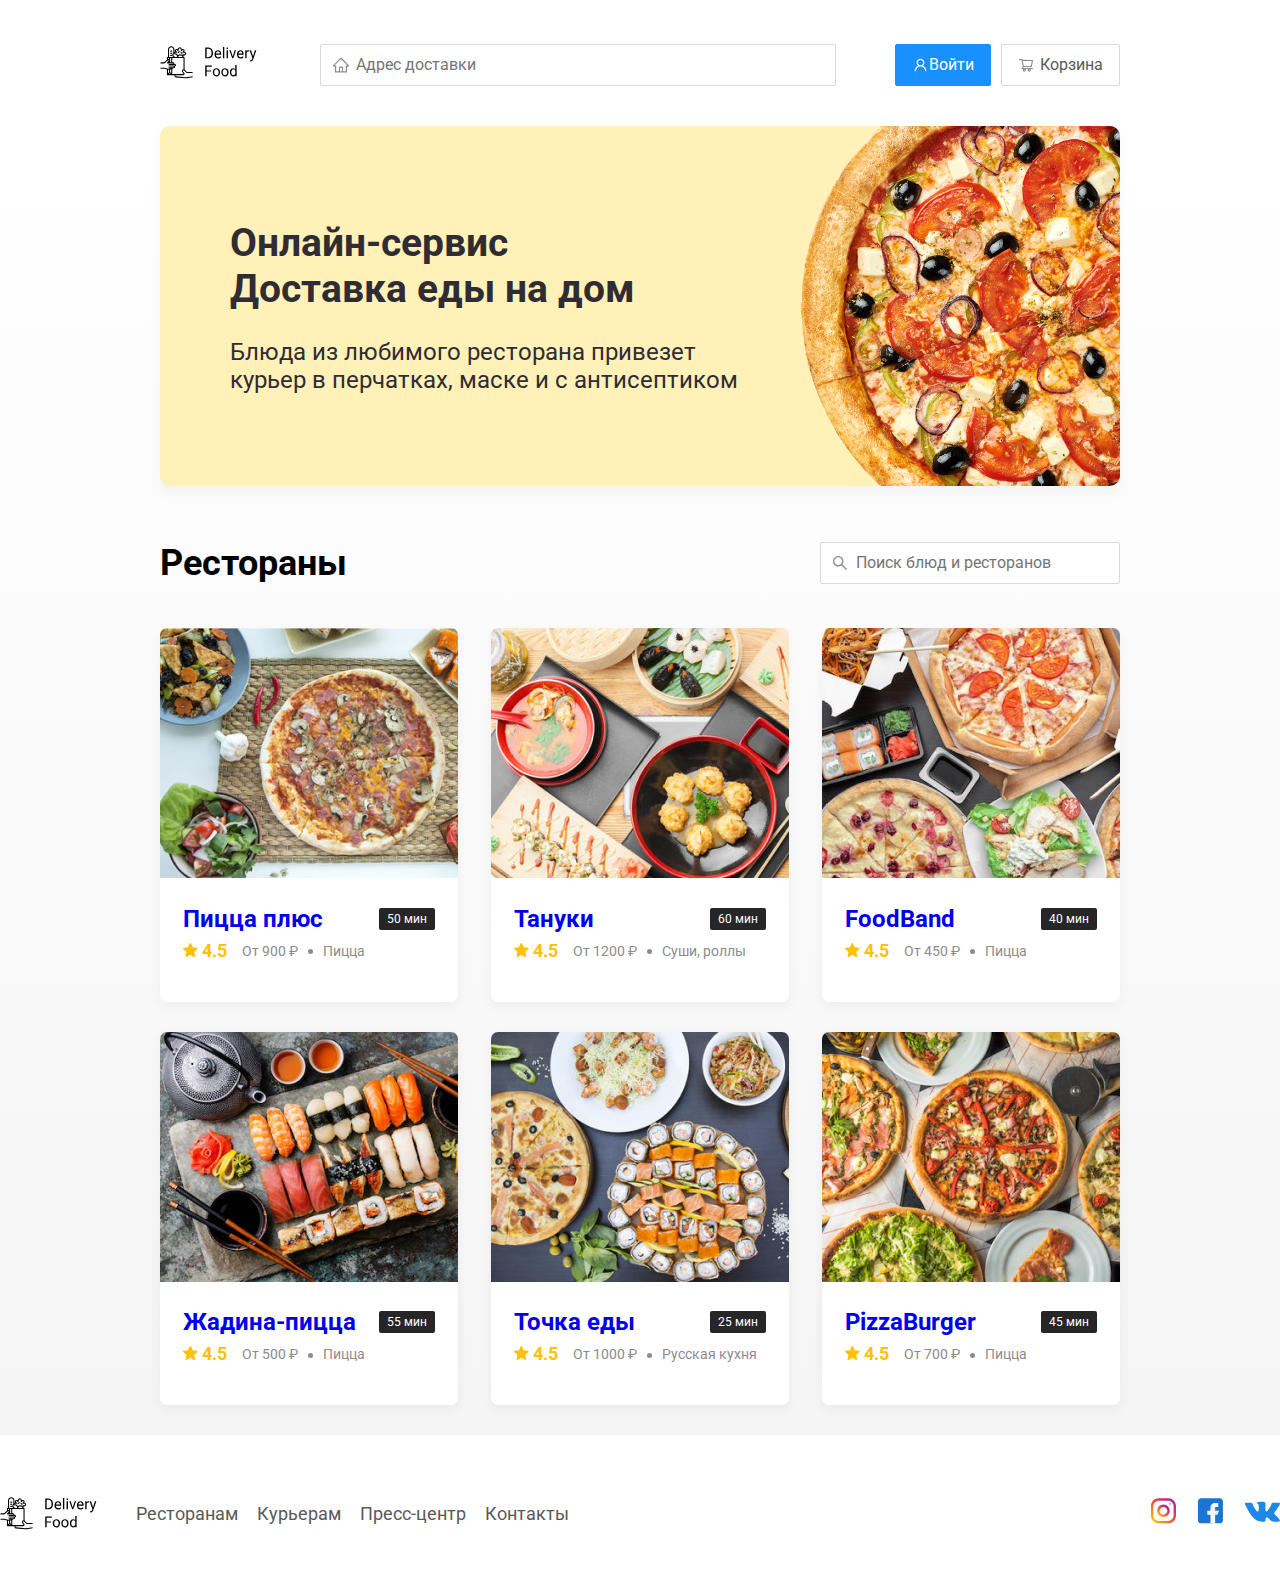
<file: index.html>
<!DOCTYPE html>
<html lang="ru">
<head>
    <meta charset="UTF-8">
    <meta name="viewport" content="width=device-width, initial-scale=1.0">
    <title>Delivery food - доставка еды на дом</title>
    <link href="https://fonts.googleapis.com/css2?family=Roboto:wght@700&display=swap" rel="stylesheet">
    <link rel="stylesheet" href="css\normalize.css">
    <link rel="stylesheet" href="css/style.css">
</head>
<body>
    <div class="container">
    <header class="header">
<a href="index.html" class="logo">
    <img src="./img/logo.svg" alt="Logo" class="logo">
</a>
        <input type="text" class="input input-address" placeholder="Адрес доставки">
        <div class="buttons">
            <button class="button button-primary">
                <img src="img\user.svg" alt="user" class="#1890FF">
            <span class="button-text">Войти</span>    
            </button>
            <button class="button">
                <img src="img\shopping-cart.svg" alt="shopping-card" class="button-icon">
                <span class="button-text">Корзина</span>
            </button>
        </div>
    </header>
    </div>

    <main class="main">
        <div class="container">
            <section class="promo">
                <h1 class="promo-title">
                    Онлайн-сервис <br> Доставка еды на дом
                </h1>
                <p class="promo-text">Блюда из любимого ресторана привезет <br> курьер в перчатках, маске и с антисептиком</p>
            </section>
            <section class="restaurants">
            <div class="section-heading">
                <h2 class="section-title">Рестораны</h2>
                <input type="text" class="input input-search" placeholder="Поиск блюд и ресторанов">
            </div>
            <div class="cards">
            
                <a href="Restaurant.html" class="card">
                    <img src="./img/rest 1.jpg" alt="image" class="card-image">
                    <div class="card-text">
                        <div class="card-heading">
                            <h3 class="card-title">Пицца плюс</h3>
                            <span class="card-tag tag">50 мин</span>
                            <!-- card-heading -->
                        </div>
                        <div class="card-info">
                            <div class="rating">
                                <img src="./img/star.svg" alt="image" class="star">
                                4.5</div>
                            <div class="price">От 900 ₽</div>
                            <div class="category">Пицца</div>
                            <!-- card-info -->
                        </div>
                        <!-- card-text -->
                    </div>
                    <!-- /.card -->
                </a>
            
                <a href="Restaurant.html" class="card">
                    <img src="./img/tanuki.jpg" alt="image" class="card-image">
                    <div class="card-text">
                        <div class="card-heading">
                            <h3 class="card-title">Тануки</h3>
                            <span class="card-tag tag">60 мин</span>
                            <!-- card-heading -->
                        </div>
                        <div class="card-info">
                            <div class="rating">
                                <img src="./img/star.svg" alt="image" class="star">
                                4.5</div>
                            <div class="price">От 1200 ₽</div>
                            <div class="category">Суши, роллы</div>
                            <!-- card-info -->
                        </div>
                        <!-- card-text -->
                    </div>
                    <!-- /.card -->
                </a>
            
                <a href="Restaurant.html" class="card">
                    <img src="./img/foodband.jpg" alt="image" class="card-image">
                    <div class="card-text">
                        <div class="card-heading">
                            <h3 class="card-title">FoodBand</h3>
                            <span class="card-tag tag">40 мин</span>
                            <!-- card-heading -->
                        </div>
                        <div class="card-info">
                            <div class="rating">
                                <img src="./img/star.svg" alt="image" class="star">
                                4.5</div>
                            <div class="price">От 450 ₽</div>
                            <div class="category">Пицца</div>
                            <!-- card-info -->
                        </div>
                        <!-- card-text -->
                    </div>
                    <!-- /.card -->
                </a>
            
                <a href="Restaurant.html" class="card">
                    <img src="./img/greedy-pizza.jpg" alt="image" class="card-image">
                    <div class="card-text">
                        <div class="card-heading">
                            <h3 class="card-title">Жадина-пицца</h3>
                            <span class="card-tag tag">55 мин</span>
                            <!-- card-heading -->
                        </div>
                        <div class="card-info">
                            <div class="rating">
                                <img src="./img/star.svg" alt="image" class="star">
                                4.5</div>
                            <div class="price">От 500 ₽</div>
                            <div class="category">Пицца</div>
                            <!-- card-info -->
                        </div>
                        <!-- card-text -->
                    </div>
                    <!-- /.card -->
                </a>
            
                <a href="Restaurant.html" class="card">
                    <img src="./img/Point of food.jpg" alt="image" class="card-image">
                    <div class="card-text">
                        <div class="card-heading">
                            <h3 class="card-title">Точка еды</h3>
                            <span class="card-tag tag">25 мин</span>
                            <!-- card-heading -->
                        </div>
                        <div class="card-info">
                            <div class="rating">
                                <img src="./img/star.svg" alt="image" class="star">
                                4.5</div>
                            <div class="price">От 1000 ₽</div>
                            <div class="category">Русская кухня</div>
                            <!-- card-info -->
                        </div>
                        <!-- card-text -->
                    </div>
                    <!-- /.card -->
                </a>
            
                <a href="Restaurant.html" class="card">
                    <img src="./img/PizzaBurger.jpg" alt="image" class="card-image">
                    <div class="card-text">
                        <div class="card-heading">
                            <h3 class="card-title">PizzaBurger</h3>
                            <span class="card-tag tag">45 мин</span>
                            <!-- card-heading -->
                        </div>
                        <div class="card-info">
                            <div class="rating">
                                <img src="./img/star.svg" alt="image" class="star">
                                4.5</div>
                            <div class="price">От 700 ₽</div>
                            <div class="category">Пицца</div>
                            <!-- card-info -->
                        </div>
                        <!-- card-text -->
                    </div>
                    <!-- /.card -->
                </a>
            <!-- /.cards -->
            </div>
            </section> 
        </div>

    </main>

    <footer class="footer">
        <div class="conteiner"></div>
        <div class="footer-block">
        <img src="./img/logo.svg" alt="logo" class="lofo footer-logo">
        <nav class="footer-nav">
            <a href="#" class="footer-link">Ресторанам </a>
            <a href="#" class="footer-link">Курьерам</a>
            <a href="#" class="footer-link">Пресс-центр</a>
            <a href="#" class="footer-link">Контакты</a>
        </nav>
        <div class="social-links">
            <a href="#" class="social-link"><img src="./img/ig.svg" alt="intagram"></a>
            <a href="#" class="social-link"><img src="./img/fb.svg" alt="facebook"></a>
            <a href="#" class="social-link"><img src="./img/vk.svg" alt="vkontakte"></a>
        </div>
        </div>
    </footer>
</body>
</html>
</file>
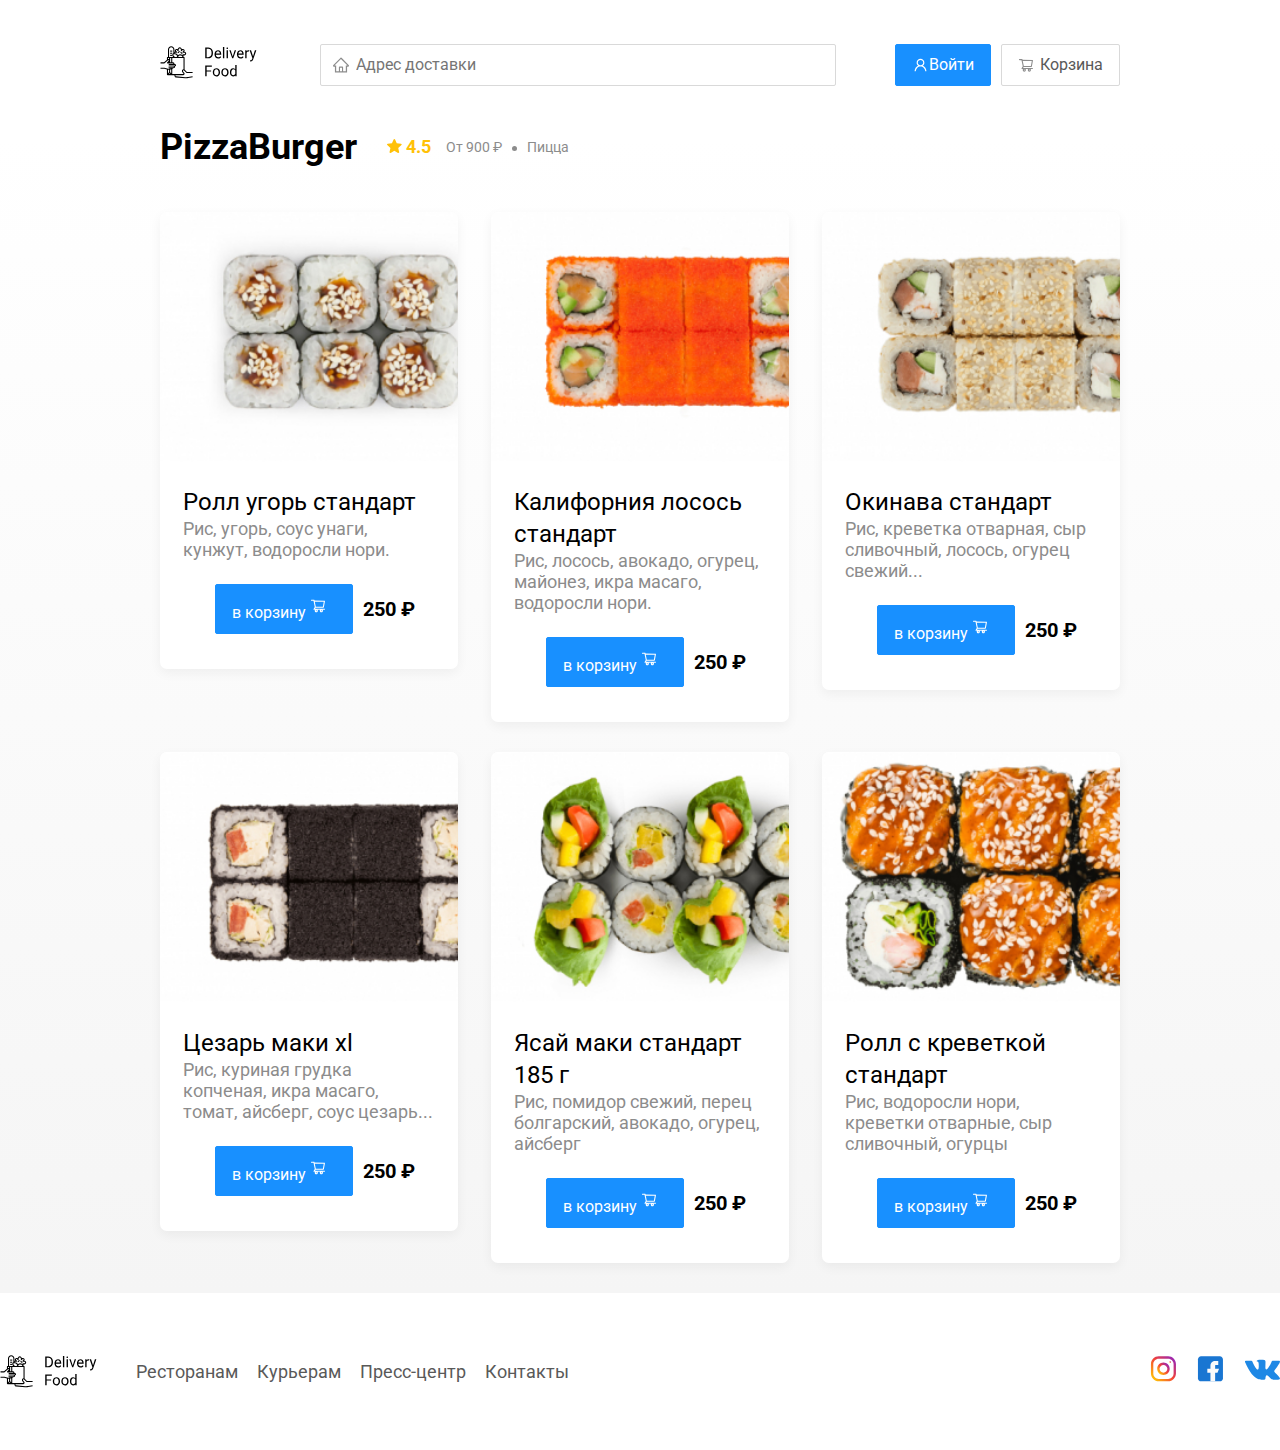
<file: Restaurant.html>
<!DOCTYPE html>
<html lang="ru">
<head>
    <meta charset="UTF-8">
    <meta name="viewport" content="width=device-width, initial-scale=1.0">
    <title>PizzaBurger - доставка еды на дом</title>
    <link href="https://fonts.googleapis.com/css2?family=Roboto:wght@700&display=swap" rel="stylesheet">
    <link rel="stylesheet" href="css\normalize.css">
    <link rel="stylesheet" href="css\animate.css">
    <link rel="stylesheet" href="css/style.css">
</head>
<body>
    <div class="container">
    <header class="header">
        <a href="index.html" class="logo animated bounce">
            <img src="./img/logo.svg" alt="Logo" class="logo">
        </a>
        <input type="text" class="input input-address" placeholder="Адрес доставки">
        <div class="buttons">
            <button class="button button-primary">
                <img src="./img/user.svg" alt="user" class="#1890FF">
            <span class="button-text">Войти</span>    
            </button>
            <button class="button" id="card-button">
                <img src="img\shopping-cart.svg" alt="shopping-card" class="button-icon">
                <span class="button-text">Корзина</span>
            </button>
        </div>
    </header>
    </div>
   <main class="main">
        <div class="container">
            <section class="restaurants">
            <div class="section-heading">
                <h2 class="section-title">PizzaBurger</h2>
                <div class="card-info">
                    <div class="rating">
                        <img src="./img/star.svg" alt="image" class="star">
                        4.5</div>
                    <div class="price">От 900 ₽</div>
                    <div class="category">Пицца</div>
                </div>
            </div>
            <div class="cards">
            
                <div class="card wow fadeInUp" data-wow-delay="0.2s">
                    <img src="./img/рол угорь ст.jpg" alt="image" class="card-image">
                    <div class="card-text">
                        <div class="card-heading">
                            <h3 class="card-title card-title-reg">Ролл угорь стандарт</h3>
                            <!-- card-heading -->
                        </div>
                        <div class="card-info">
                            <div class="ingredients">Рис, угорь, соус унаги, кунжут, водоросли нори.</div>
                        </div>
                        <div class="card-buttons">
                            <button class="button button-primary">
                                <spanc class="button-card-text">в корзину</span>
                                <img src="./img/icon container.svg" alt="shopping-cart" class="button-card-image">
                            </button>
                            <strong class="card-price-bold">250 ₽</strong>
                        </div>
                        <!-- card-text -->
                    </div>
                    <!-- /.card -->
                </div>
            
                <div class="card wow fadeInUp" data-wow-delay="0.4s">
                    <img src="./img/калифорния лосось ст.jpg" alt="image" class="card-image">
                    <div class="card-text">
                        <div class="card-heading">
                            <h3 class="card-title card-title-reg">Калифорния лосось стандарт</h3>
                            <!-- card-heading -->
                        </div>
                        <div class="card-info">
                            <div class="ingredients">Рис, лосось, авокадо, огурец, майонез, икра масаго, водоросли нори.</div>
                        </div>
                        <div class="card-buttons">
                            <button class="button button-primary">
                                <spanc class="button-card-text">в корзину</span>
                                <img src="./img/icon container.svg" alt="shopping-cart" class="button-card-image">
                            </button>
                            <strong class="card-price-bold">250 ₽</strong>
                        </div>
                        <!-- card-text -->
                    </div>
                    <!-- /.card -->
                </div>
            
                
            
                <div class="card wow fadeInUp" data-wow-delay="0.6s">
                    <img src="./img/окинава ст.jpg" alt="image" class="card-image">
                    <div class="card-text">
                        <div class="card-heading">
                            <h3 class="card-title card-title-reg">Окинава стандарт</h3>
                            <!-- card-heading -->
                        </div>
                        <div class="card-info">
                            <div class="ingredients"> Рис, креветка отварная, сыр сливочный, лосось, огурец свежий...</div>
                        </div>
                        <div class="card-buttons">
                            <button class="button button-primary">
                                <spanc class="button-card-text">в корзину</span>
                                <img src="img/icon container.svg" alt="shopping-cart" class="button-card-image">
                            </button>
                            <strong class="card-price-bold">250 ₽</strong>
                        </div>
                        <!-- card-text -->
                    </div>
                    <!-- /.card -->
                </div>

                <div class="card wow fadeInUp" data-wow-delay="0.2s">
                    <img src="./img/цезарнь маки.jpg" alt="image" class="card-image">
                    <div class="card-text">
                        <div class="card-heading">
                            <h3 class="card-title card-title-reg">Цезарь маки хl</h3>
                            <!-- card-heading -->
                        </div>
                        <div class="card-info">
                            <div class="ingredients">Рис, куриная грудка копченая, икра масаго, томат, айсберг, соус цезарь...</div>
                        </div>
                        <div class="card-buttons">
                            <button class="button button-primary">
                                <spanc class="button-card-text">в корзину</span>
                                <img src="./img/icon container.svg" alt="shopping-cart" class="button-card-image">
                            </button>
                            <strong class="card-price-bold">250 ₽</strong>
                        </div>
                        <!-- card-text -->
                    </div>
                    <!-- /.card -->
                </div>
               
                <div class="card wow fadeInUp" data-wow-delay="0.4s">
                    <img src="./img/ясай маки.jpg" alt="image" class="card-image">
                    <div class="card-text">
                        <div class="card-heading">
                            <h3 class="card-title card-title-reg">Ясай маки стандарт 185 г</h3>
                            <!-- card-heading -->
                        </div>
                        <div class="card-info">
                            <div class="ingredients">Рис, помидор свежий, перец болгарский, авокадо, огурец, айсберг</div>
                        </div>
                        <div class="card-buttons">
                            <button class="button button-primary">
                                <spanc class="button-card-text">в корзину</span>
                                <img src="./img/icon container.svg" alt="shopping-cart" class="button-card-image">
                            </button>
                            <strong class="card-price-bold">250 ₽</strong>
                        </div>
                        <!-- card-text -->
                    </div>
                    <!-- /.card -->
                </div>

                <div class="card wow fadeInUp" data-wow-delay="0.6s">
                    <img src="./img/ролл с креветкой ст.jpg" alt="image" class="card-image">
                    <div class="card-text">
                        <div class="card-heading">
                            <h3 class="card-title card-title-reg">Ролл с креветкой стандарт</h3>
                            <!-- card-heading -->
                        </div>
                        <div class="card-info">
                            <div class="ingredients">Рис, водоросли нори, креветки отварные, сыр сливочный, огурцы</div>
                        </div>
                        <div class="card-buttons">
                            <button class="button button-primary">
                                <spanc class="button-card-text">в корзину</span>
                                <img src="./img/icon container.svg" alt="shopping-cart" class="button-card-image">
                            </button>
                            <strong class="card-price-bold">250 ₽</strong>
                        </div>
                        <!-- card-text -->
                    </div>
                    <!-- /.card -->
                </div>

    </main>

    <footer class="footer">
        <div class="conteiner"></div>
        <div class="footer-block">
        <img src="/img/logo.svg" alt="logo" class="lofo footer-logo">
        <nav class="footer-nav">
            <a href="#" class="footer-link">Ресторанам </a>
            <a href="#" class="footer-link">Курьерам</a>
            <a href="#" class="footer-link">Пресс-центр</a>
            <a href="#" class="footer-link">Контакты</a>
        </nav>
        <div class="social-links">
            <a href="#" class="social-link"><img src="./img/ig.svg" alt="intagram"></a>
            <a href="#" class="social-link"><img src="./img/fb.svg" alt="facebook"></a>
            <a href="#" class="social-link"><img src="./img/vk.svg" alt="vkontakte"></a>
        </div>
        </div>
    </footer>
<div class="modal">
    <div class="modal-dialog">
<div class="modal-header">
    <h3 class="modal-title">корзина</h3>
<buttom class="close">&times;</buttom>
</div>
<!-- modal-header -->
<div class="modal-body">
    <div class="food-row">
<span class="food-name">Ролл угорь стандарт</span>
<strong class="food-price">250 ₽</strong>
<div class="food-counter">
    <button class="counter-button">-</button>
    <span class="counter">1</span>
    <button class="counter-button">+</button>
</div>
    </div>
    <!-- food-row -->
    <div class="food-row">
        <span class="food-name">Ролл угорь стандарт</span>
        <strong class="food-price">250 ₽</strong>
        <div class="food-counter">
            <button class="counter-button">-</button>
            <span class="counter">1</span>
            <button class="counter-button">+</button>
        </div>
            </div>
            <!-- food-row -->
    <div class="food-row">
<span class="food-name">Ролл угорь стандарт</span>
<strong class="food-price">250 ₽</strong>
<div class="food-counter">
    <button class="counter-button">-</button>
    <span class="counter">1</span>
    <button class="counter-button">+</button>
</div>
    </div>
    <!-- food-row -->
    <div class="food-row">
<span class="food-name">Ролл угорь стандарт</span>
<strong class="food-price">250 ₽</strong>
<div class="food-counter">
    <button class="counter-button">-</button>
    <span class="counter">1</span>
    <button class="counter-button">+</button>
</div>
    </div>
    <!-- food-row -->
    <div class="food-row">
<span class="food-name">Ролл угорь стандарт</span>
<strong class="food-price">250 ₽</strong>
<div class="food-counter">
    <button class="counter-button">-</button>
    <span class="counter">1</span>
    <button class="counter-button">+</button>
</div>
    </div>
    <!-- food-row -->
    <div class="food-row">
        <span class="food-name">Ролл угорь стандарт</span>
        <strong class="food-price">250 ₽</strong>
        <div class="food-counter">
            <button class="counter-button">-</button>
            <span class="counter">1</span>
            <button class="counter-button">+</button>
        </div>
            </div>
            <!-- food-row -->
</div>
        <div class="modal-fotter">
            <span class="modal-pricetag">1200 ₽</span>
            <div class="fotter-buttons">
                <button class="button button-primary">оформить заказ</button>
                <button class="button">отмена</button>
            </div>
        </div>
        <!-- modal-footer -->
    </div>
    <!-- modal-dialog -->
</div>
<script src="js\main.js"></script>
<script src="js\main.js"></script>
</body>
</html>
</file>
<file: css/style.css>
* {
    box-sizing: border-box;
}
body {
    font-family: "Roboto", sans-serif;
    padding-top: 44px;
}
.container {
    max-width: 1200px;
    margin: auto;
}
.header {
    display: flex;
    align-items: center; 
    justify-content: space-between;
    margin-bottom: 40px;
}
.input {
    border-radius: 2px;  
    background: #FFFFFF;
    border: 1px solid #D9D9D9;
    font-size: 16px;
    line-height: 24px;
    padding: 8px;
    padding-left: 35px;
    background-repeat: no-repeat;
    background-position: left 11px center;
}
.input-address {
    flex: 0.8;
    background-image: url(../img/home.svg);
}
.input-search {
    width: 300px;
    background-image: url(../img/search-restaurant.svg);
    margin-left: auto;
}
.buttons {
    display: flex;
    align-items: center;
}
.button {
    display: flex;
    align-items: center;
    padding: 8px 16px;  
    background: #FFFFFF;
    border: 1px solid #D9D9D9;
    box-sizing: border-box;
    box-shadow: 0px 0px 2px rgba(0, 0, 0, 0.0015);
    border-radius: 2px;
    color: #595959;
    font-size: 16px;
    line-height: 24px;
}
.button-primary {
    background: #1890FF;
    border: 1px solid #1890FF;
    color: #FFFFFF;
    margin-right: 10px;
}
.button-icon {
    margin-right: 6px;
    vertical-align: middle;
}
.button-card-text {
    margin-right: 10px;

}
.button-text {
    vertical-align: middle;
}
.promo {
    box-shadow: 0px 7px 12px rgba(158, 158, 163, 0.1);
    background: #FFF1B8 url(../img/28099-1-5d432aae1ecce.png) no-repeat top -48px right -297px/883px;
    border-radius: 10px;
    padding: 68px 70px;
    margin-bottom: 56px;
}
.promo-title {
    font-style: normal;
font-weight: bold;
font-size: 39px;
line-height: 46px;
color: #302C34;
}
.promo-text {
    font-style: normal;
    font-weight: normal;
    font-size: 24px;
    line-height: 28px;
    color: #302C34;
}
.main {    
    background: linear-gradient(180deg, rgba(245, 245, 245, 0) 1.04%, #F5F5F5 100%);                  
}
.section-heading {
    display: flex;
    align-items: center;
    margin-bottom: 44px;
}
.section-title {
    font-family: Roboto;
font-style: normal;
font-weight: bold;
font-size: 36px;
line-height: 42px;
color: #000000;
margin: 0;
margin-right: 30px;

}
.cards {
  display: flex; 
  justify-content: space-between;
  align-items: flex-start;
  flex-wrap: wrap; 
}
.card {
    background: #FFFFFF;
    box-shadow: 0px 4px 12px rgba(0, 0, 0, 0.05);
    border-radius: 7px;
    overflow: hidden;
    margin-bottom: 30px;
    flex-basis: 31%;
    text-decoration: none;
}
.card-image{
    width: 384px;
    height: 250px; 
    object-fit: cover;
}
.card-text {
    padding-top: 20px;
    padding-bottom: 35px;
    padding-left: 23px;
    padding-right: 23px;
}
.card-heading {
   display: flex;
   align-items: center; 
   justify-content: space-between;
}
.card-title {
    margin: 0;
    font-style: normal;
    font-weight: bold;
    font-size: 24px;
    line-height: 32px; 
}
.card-title-reg {
    font-weight: 400;
}
.card-tag {
    font-style: normal;
    font-weight: normal;
    font-size: 12px;
    line-height: 20px;
    color: #fff;
    background: #262626;
    border-radius: 2px;
    padding: 1px 8px;
}
.card-info {
    display: flex;
    align-items: center;
    flex-wrap: wrap;
}
.card-buttons {
    display: flex;
   margin-left: 32px;
    align-items: center;
    margin-top: 24px;
}
.card-price-bold {
    font-size: 20px;
    line-height: 32px;
    font-weight: bold;
}
.rating {
margin-right: 26px;
color: #FFC107;
font-style: normal;
font-weight: bold;
font-size: 18px;
line-height: 32px;
}
.price, 
.category {
    font-size: 18px;
    line-height: 32px;
    color: #8C8C8C;
}
.price {
    margin-right: 10px;  
}
.ingredients {

    font-size: 18px;
    line-height: 21px;
    color: #8C8C8C;
}
.category {
    text-overflow: ellipsis;
    overflow: hidden;
    white-space: nowrap;
    max-width: 150px;

}
.price::after{
    content:"" ;
    width: 5px;
    height: 5px;
    background-color: #8C8C8C;
    display: inline-block;
    vertical-align: middle;
    border-radius: 50%;
    margin-left: 10px;
}
.footer {
    padding: 60px 0;
}
.footer-block {
    display: flex;
    align-items: center;
    justify-content: space-between;
}
.footer-nav {
    margin-left: 35px;
    margin-right: auto;
}
.footer-link {
    display: inline-block;
    color: #595959;
    text-decoration: none;
    font-style: normal;
    font-weight: normal;
    font-size: 18px;
    line-height: 21px;
}
.footer-link:not(:last-child) {
    margin-right: 15px;
}
.social-links {
    display: flex;
    align-items: center;
   
}
.social-link:not(:last-child){
    margin-right: 21px;
}
.modal {
    position: fixed;
    left: 0;
    top: 0;
    width: 100%;
    height: 100%;
    background: rgba(0, 0, 0, 0.4);
    display: none;
}
.is-open {
    display: flex;
}
.modal-dialog {
max-width: 780px;
width: 95%;
background: #FFFFFF;
border-radius: 5px;
margin: auto;
padding: 40px 45px;
}
.modal-header {
    display: flex;
    align-items: center;
    justify-content: space-between;
    margin-bottom: 45px;
}
.modal-title {
    margin: 0;
    font-weight: bold;
    font-size: 36px;
    line-height: 42px;
}
.close {
    font-size: 36px;
    border: none;
    background-color: transparent;
}
.modal-body {
    margin-bottom: 52px;
}
.food-row {
    display: flex;
    align-items: flex-start;
    justify-content: space-between;
    padding-bottom: 8px;
    border-bottom: 1px solid #D9D9D9;
    margin-bottom: 15px;
}
.food-price {
    margin-left: auto;
    margin-right: 47px;
    font-weight: bold;
    font-size: 20px;
    line-height: 32px;
}
.food-name {
    font-weight: normal;
    font-size: 18px;
    line-height: 32px;
}
.food-counter {
    display: flex;
    align-items: center;
}
.counter-button {
    display: flex;
    align-items: center;
    justify-content: center;
    width: 39px;
    height: 32px;
    background: #FFFFFF;
    border: 1px solid #40A9FF;
    box-sizing: border-box;
    border-radius: 2px;
    font-weight: normal;
    font-size: 14px;
    line-height: 22px;
    color: #40A9FF;
}
.counter {
    font-size: 16px;
    line-height: 24px;
    margin-left: 10px;
    margin-right: 10px;
}
.modal-fotter {
    display: flex;
    align-items: center;
    justify-content: space-between;
}
.fotter-buttons {
    display: flex;
    align-items: center;
}
.modal-pricetag {
    background: #262626;
border-radius: 5px;
color: #fff;
padding: 15px 20px;
font-size: 20px;
line-height: 23px;
}
@media (max-width:1366px) {
   .container {
       max-width: 960px;
   } 
   .promo {
       background-size: 750px;
       background-position: center right -300px;
   }
   .rating {
       margin-right: 15px;
   }
   .category, .price {
      font-size: 14px; 
   }
}
@media (max-width: 992px) {
    .conteiner {
        max-width: 750px;
    }
    .promo {
        padding: 50px;
        background-size: 500px;
        background-position: center right -200px;
    }
    .promo-text {
        font-size: 18px;
        max-width: 400px;
    }
    .card {
        flex-basis: 49%;
    }
    .footer.link {
        font-size: 16px;
    }
}
@media (max-width: 768px) {
    .container{
        max-width: 560px;
    }
    .card-info{
       flex-wrap: wrap; 
    }
    .card .rating {
        flex-basis: 100%;
    }
    .card-title {
    font-size: 18px;    
    }
    .promo {
        background-size: 400px;
        background-position: bottom 50px right -200px;
    }
    .promo-text {
        margin-top: 0;
    }
    .promo-title {
        font-size: 24px;
        line-height: 1.4;
    }
}
@media (max-width: 578px) {
.container {
    width: 90%;
}
.header {

    flex-wrap: wrap;
}
.input-address {
    margin-top: 15px;
    order: 5;
    flex: 1;
}
.promo {
    background-image: none;
}
.promo-title {
    margin-bottom: 10px;
}
.section-title {
    font-size: 20px;
}
.card {
    flex-basis: 100%;
}
.card-image {
    width: 100%;
}
.footer {
    padding: 30px;
}
.footer-block {
    align-items: flex-start;
}
.footer-nav {
    margin-left: 0;
    margin-right: 0;
   order: 0;
   display: flex;
   flex-direction: column; 
}
.footer-logo {
    margin-right: 15px;
    order: 1;
}
.social-links{
    order: 2;
}
}
@media (max-width: 480px) {
    .button-text {
        display: none;
    }
    .button-icon {
        margin: 0;
    }
    .button {
        min-height: 40px;
    }
    .promo {
        padding: 20px;
    }
    .section-heading {
      flex-wrap: wrap;  
    }
    .footer-block {
        flex-wrap: wrap;
        flex-direction: column; 
        align-items: center;
    }
    .footer-logo {
    order: 0;
    margin-bottom: 20px;
    }
    .footer-nav{
        text-align: center;
        margin-bottom: 20px;
    }
    .footer-link.footer-link:not(:last-child) {
        margin-right: 0;
    }
}
</file>
